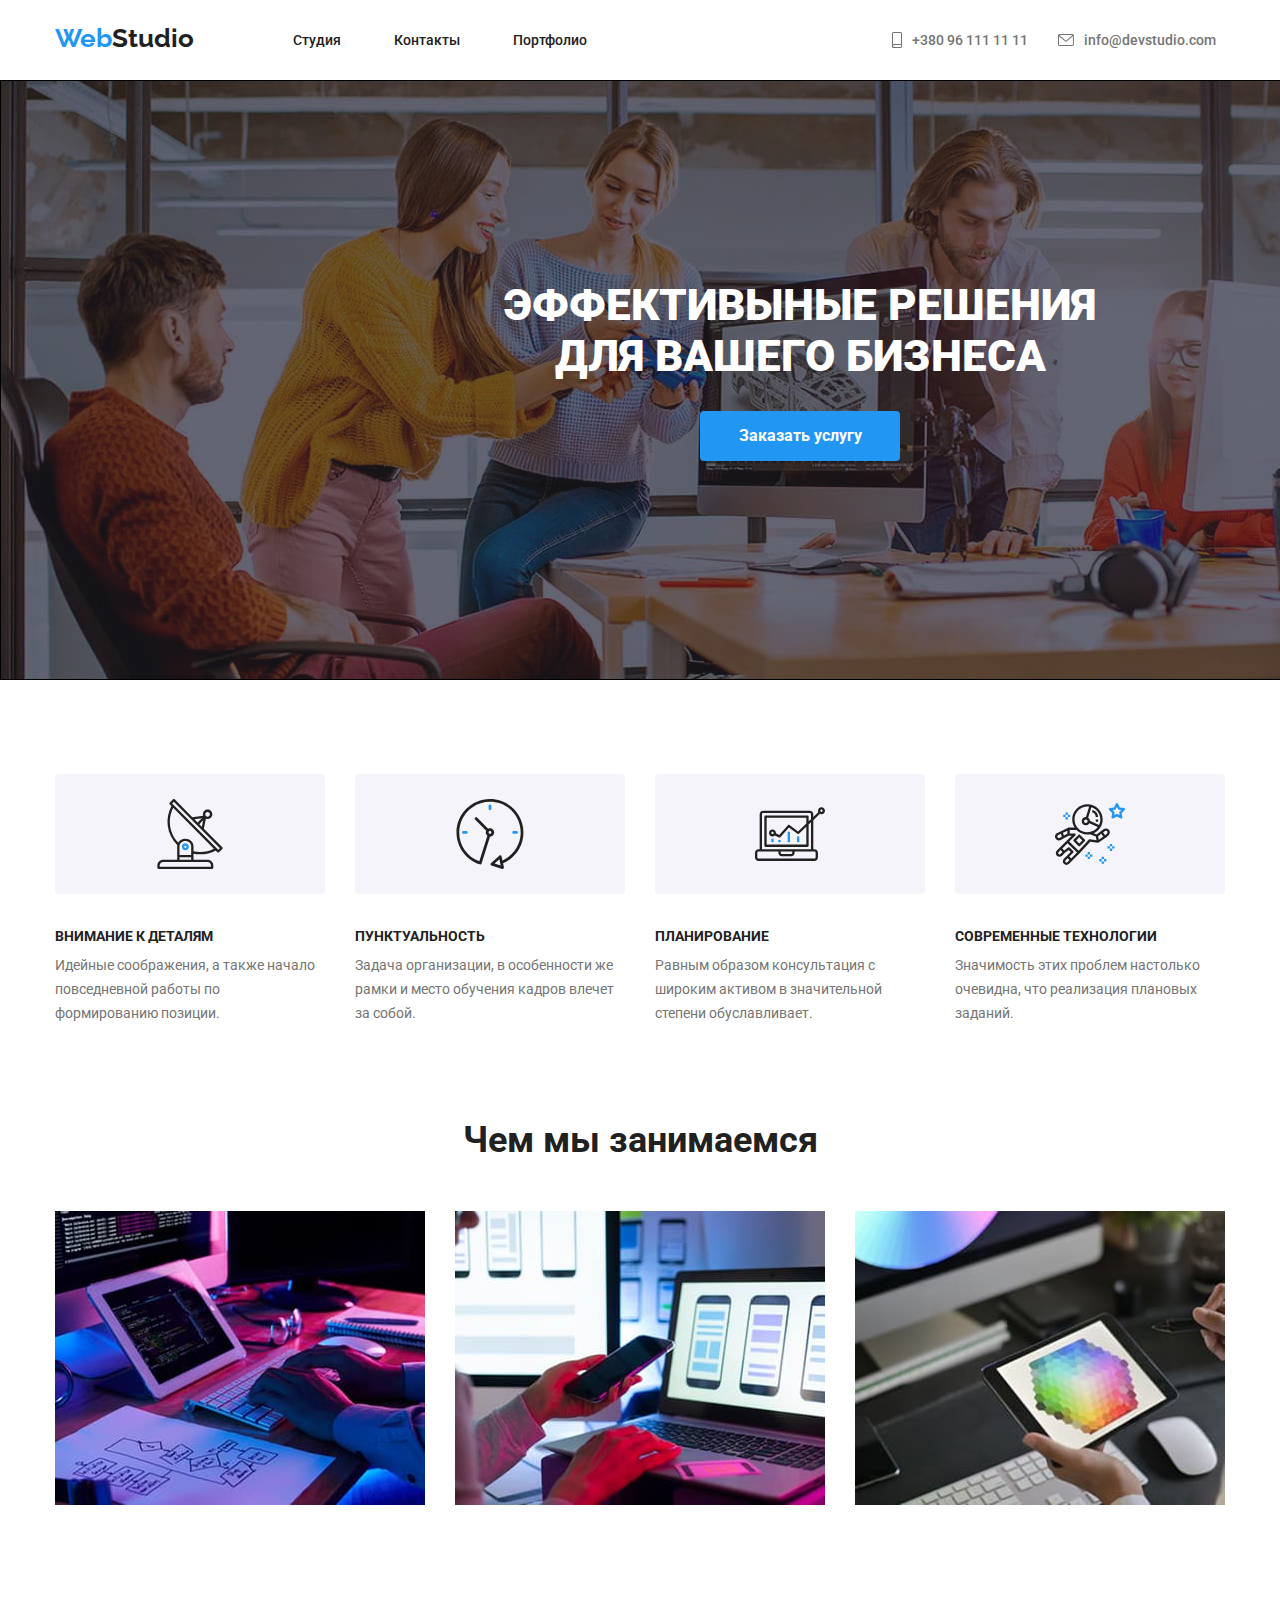
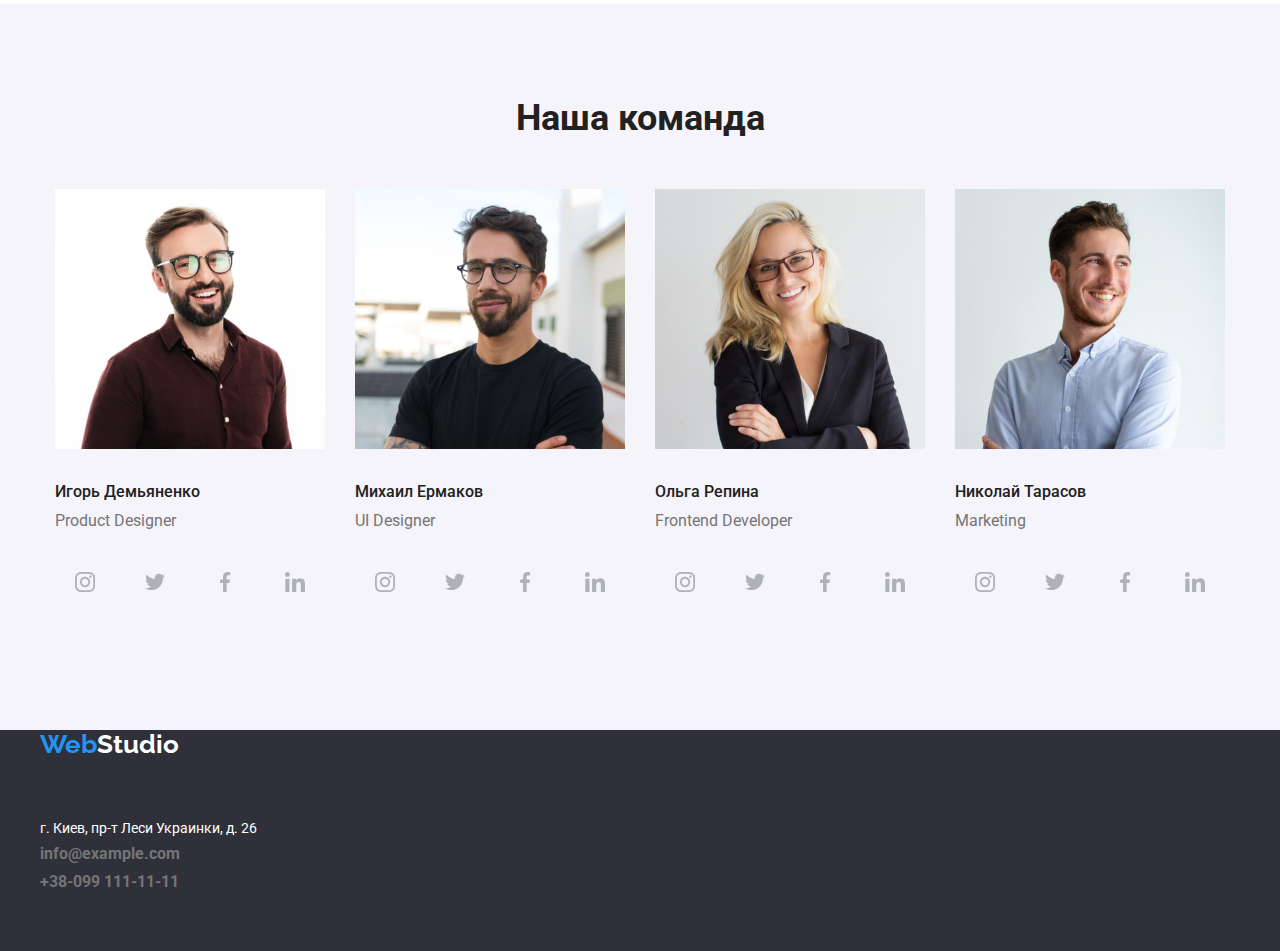
<file: index.html>
<!DOCTYPE html>
<html lang="en">
  <head>
    <meta charset="UTF-8" />
    <meta name="viewport" content="width=device-width, initial-scale=1.0" />
    <title>WebStudio</title>
    <link rel="stylesheet" href="./css/normalize.css" />
    <link rel="stylesheet" href="./css/styles.css" />
    <link rel="preconnect" href="https://fonts.googleapis.com" />
    <link rel="preconnect" href="https://fonts.gstatic.com" crossorigin />
    <link
      href="https://fonts.googleapis.com/css2?family=Roboto:ital,wght@0,100..900;1,100..900&display=swap"
      rel="stylesheet"
    />
    <link rel="preconnect" href="https://fonts.googleapis.com" />
    <link rel="preconnect" href="https://fonts.gstatic.com" crossorigin />
    <link
      href="https://fonts.googleapis.com/css2?family=Raleway:ital,wght@0,100..900;1,100..900&family=Roboto:ital,wght@0,100..900;1,100..900&display=swap"
      rel="stylesheet"
    />
  </head>
<body class="all-body">
  <header>
    <section class="conteiner">
      <nav>
        <div class="header">
          <a class="main-logo logo" href="index.html">
            Web<span class="studio-up">Studio</span>
          </a>

          <div class="header-navigation">

            <ul class="navigation-link">
              <li class="studio">
                <a href="index.html" target="_blank" rel="noopener noreferrer">
                  Студия
                </a>
              </li>
              <li class="contacts">
                <a href="/" target="_blank" rel="noopener noreferrer">
                  Контакты
                </a>
              </li>
              <li><a href="portfolio.html" target="_blank"> Портфолио </a></li>
            </ul>

          </div>

          <div class="nav-contacts-box">

            <ul class="navigation-contacts">
              <li class="tel-numb">
                <a class="tel-link" href="tel:+3809611111111"> 
                  <svg class="smartphone" >
                    <use href="/images/symbol-defs.svg#icon-smartphone"></use>
                  </svg>
                 <p >+380 96 111 11 11</p>
                </a>
              </li>
              <li class="email">
                <a class="mail" href="mailto:info@devstudio.com">
                   <svg class="envelope" >
                    <use href="/images/symbol-defs.svg#icon-envelope"></use>
                  </svg>
                   <p>info@devstudio.com</p> 
                  </a>
              </li>
            </ul>

          </div>


        </div>
      </nav>
    </section>

    </nav>
  </header>
  <main>
    <section class="hero-block">
      <section class="conteiner">


        <h1 class="page-title">
          Эффективыные решения <br>
          для вашего бизнеса
        </h1>
        <button class="order-button" type="button">Заказать услугу</button>

      </section>
    </section>


    <section class="our-advantage-text">
      <div class="conteiner">
        <ul class="advantage-box">
          <li class="text-advantage">
            <svg>
              <use href="/images/symbol-defs.svg#icon-teleskop"></use>
            </svg>
            <h3 class="advantage-tittle">внимание к деталям</h3>
            <p>
              Идейные соображения, а также начало повседневной работы по формированию позиции.
            </p>
          </li>
          <li class="text-advantage">
            <svg>
              <use href="/images/symbol-defs.svg#icon-watch"></use>
            </svg>
            <h3 class="advantage-tittle">пунктуальность</h3>
            <p>
              Задача организации, в особенности же рамки и место обучения кадров влечет за собой.
            </p>
          </li>
          <li class="text-advantage">
            <svg>
              <use href="/images/symbol-defs.svg#icon-stonks"></use>
            </svg>
            <h3 class="advantage-tittle">планирование</h3>
            <p>
              Равным образом консультация с широким активом в значительной степени обуславливает.
            </p>
          </li>
          <li class="text-advantage">
            <svg>
              <use href="/images/symbol-defs.svg#icon-astronaut"></use>
            </svg>
            <h3 class="advantage-tittle">современные Технологии</h3>
            <p>
              Значимость этих проблем настолько очевидна, что реализация плановых заданий.
            </p>
          </li>
        </ul>
      </div>
    </section>

    <section class="what-we-do-title">
      <div class="conteiner">
        <h2>Чем мы занимаемся</h2>

        <ul class="what-we-do-img">
          <li>
            <img src="images/whatWeDo2.jpg" alt="планшет с палитрой" width="370" />
          </li>
          <li>
            <img src="images/whatWeDo3.jpg" alt="четртижи и код" width="370" />
          </li>
          <li>
            <img src="images/whatWeDo1.jpg" alt="макет программы на смартфонах" width="370" />
          </li>
        </ul>
      </div>
    </section>

    <section class="our-team">
      <div class="conteiner">
        <h2 class="our-team-title">Наша команда</h2>
        <ul class="our-team-list">
          <li>
            <img src="images/worker1.jpg" alt="мужчина в очках с ноутбуком" width="270" height="260" />
            <p class="worker-name">Игорь Демьяненко</p>
            <p class="worker-specialization">Product Designer</p>
            <div >
              <ul class="worker-contacts-link">
                <li>
                  <a class="social-link"  href="https://www.instagram.com/" target="_blank">
                    <svg class="social-svg">
                      <use href="/images/symbol-defs.svg#icon-inst">
                      </use>
                    </svg>
                  </a>
                </li>
                <li>
                  <a class="social-link" href="https://x.com/" target="_blank">
                    <svg class="social-svg">
                      <use href="/images/symbol-defs.svg#icon-twitter"></use>
                    </svg>
                  </a>
                </li>
                <li>
                  <a class="social-link" href="https://www.facebook.com/" target="_blank">
                    <svg class="social-svg">
                      <use href="/images/symbol-defs.svg#icon-facebook"></use>
                    </svg>
                  </a>
                </li>
                <li>
                  <a class="social-link" href="https://ru.linkedin.com/" target="_blank">
                    <svg class="social-svg">
                      <use href="/images/symbol-defs.svg#icon-in"></use>
                    </svg>
                  </a>
                </li>
              </ul>
            </div>
          </li>
          <li>
            <img src="images/worker2.jpg" alt="мужчина в очках" width="270" height="260" />
            <p class="worker-name">Михаил Ермаков</p>
            <p class="worker-specialization">UI Designer</p>
             <div >
              <ul class="worker-contacts-link">
                <li>
                  <a class="social-link"  href="https://www.instagram.com/" target="_blank">
                    <svg class="social-svg">
                      <use href="/images/symbol-defs.svg#icon-inst">
                      </use>
                    </svg>
                  </a>
                </li>
                <li>
                  <a class="social-link" href="https://x.com/" target="_blank">
                    <svg class="social-svg">
                      <use href="/images/symbol-defs.svg#icon-twitter"></use>
                    </svg>
                  </a>
                </li>
                <li>
                  <a class="social-link" href="https://www.facebook.com/" target="_blank">
                    <svg class="social-svg">
                      <use href="/images/symbol-defs.svg#icon-facebook"></use>
                    </svg>
                  </a>
                </li>
                <li>
                  <a class="social-link" href="https://ru.linkedin.com/" target="_blank">
                    <svg class="social-svg">
                      <use href="/images/symbol-defs.svg#icon-in"></use>
                    </svg>
                  </a>
                </li>
              </ul>
            </div>
          </li>
          <li>
            <img src="images/worker3.jpg" alt="женщина в очках" width="270" height="260" />
            <p class="worker-name">Ольга Репина</p>
            <p class="worker-specialization">Frontend Developer</p>
             <div >
              <ul class="worker-contacts-link">
                <li>
                  <a class="social-link"  href="https://www.instagram.com/" target="_blank">
                    <svg class="social-svg">
                      <use href="/images/symbol-defs.svg#icon-inst">
                      </use>
                    </svg>
                  </a>
                </li>
                <li>
                  <a class="social-link" href="https://x.com/" target="_blank">
                    <svg class="social-svg">
                      <use href="/images/symbol-defs.svg#icon-twitter"></use>
                    </svg>
                  </a>
                </li>
                <li>
                  <a class="social-link" href="https://www.facebook.com/" target="_blank">
                    <svg class="social-svg">
                      <use href="/images/symbol-defs.svg#icon-facebook"></use>
                    </svg>
                  </a>
                </li>
                <li>
                  <a class="social-link" href="https://ru.linkedin.com/" target="_blank">
                    <svg class="social-svg">
                      <use href="/images/symbol-defs.svg#icon-in"></use>
                    </svg>
                  </a>
                </li>
              </ul>
            </div>
          </li>
          <li>
            <img src="images/worker4.jpg" alt="мужчина улыбается" width="270" height="260" />
            <p class="worker-name">Николай Тарасов</p>
            <p class="worker-specialization">Marketing</p>
             <div >
              <ul class="worker-contacts-link">
                <li>
                  <a class="social-link"  href="https://www.instagram.com/" target="_blank">
                    <svg class="social-svg">
                      <use href="/images/symbol-defs.svg#icon-inst">
                      </use>
                    </svg>
                  </a>
                </li>
                <li>
                  <a class="social-link" href="https://x.com/" target="_blank">
                    <svg class="social-svg">
                      <use href="/images/symbol-defs.svg#icon-twitter"></use>
                    </svg>
                  </a>
                </li>
                <li>
                  <a class="social-link" href="https://www.facebook.com/" target="_blank">
                    <svg class="social-svg">
                      <use href="/images/symbol-defs.svg#icon-facebook"></use>
                    </svg>
                  </a>
                </li>
                <li>
                  <a class="social-link" href="https://ru.linkedin.com/" target="_blank">
                    <svg class="social-svg">
                      <use href="/images/symbol-defs.svg#icon-in"></use>
                    </svg>
                  </a>
                </li>
              </ul>
            </div>
          </li>
        </ul>
      </div>
    </section>

  </main>

  <footer class="down-block">
    <section class="footer-list">
      <div class="conteiner">

        <a class="main-logo-f logo" href="index.html">
          Web<span class="studio-down">Studio</span>
        </a>

        <div class="down-contacts">
          <address class="footer-address">
            г. Киев, пр-т Леси Украинки, д. 26
          </address>

          <a class="footer-contacts" href="mailto:info@example.com">
            info@example.com
          </a>
          <a class="footer-contacts" href="tel:+380991111111">
            +38-099 111-11-11
          </a>
        </div>
      </div>
    </section>
  </footer>
</body>

</html>
</file>
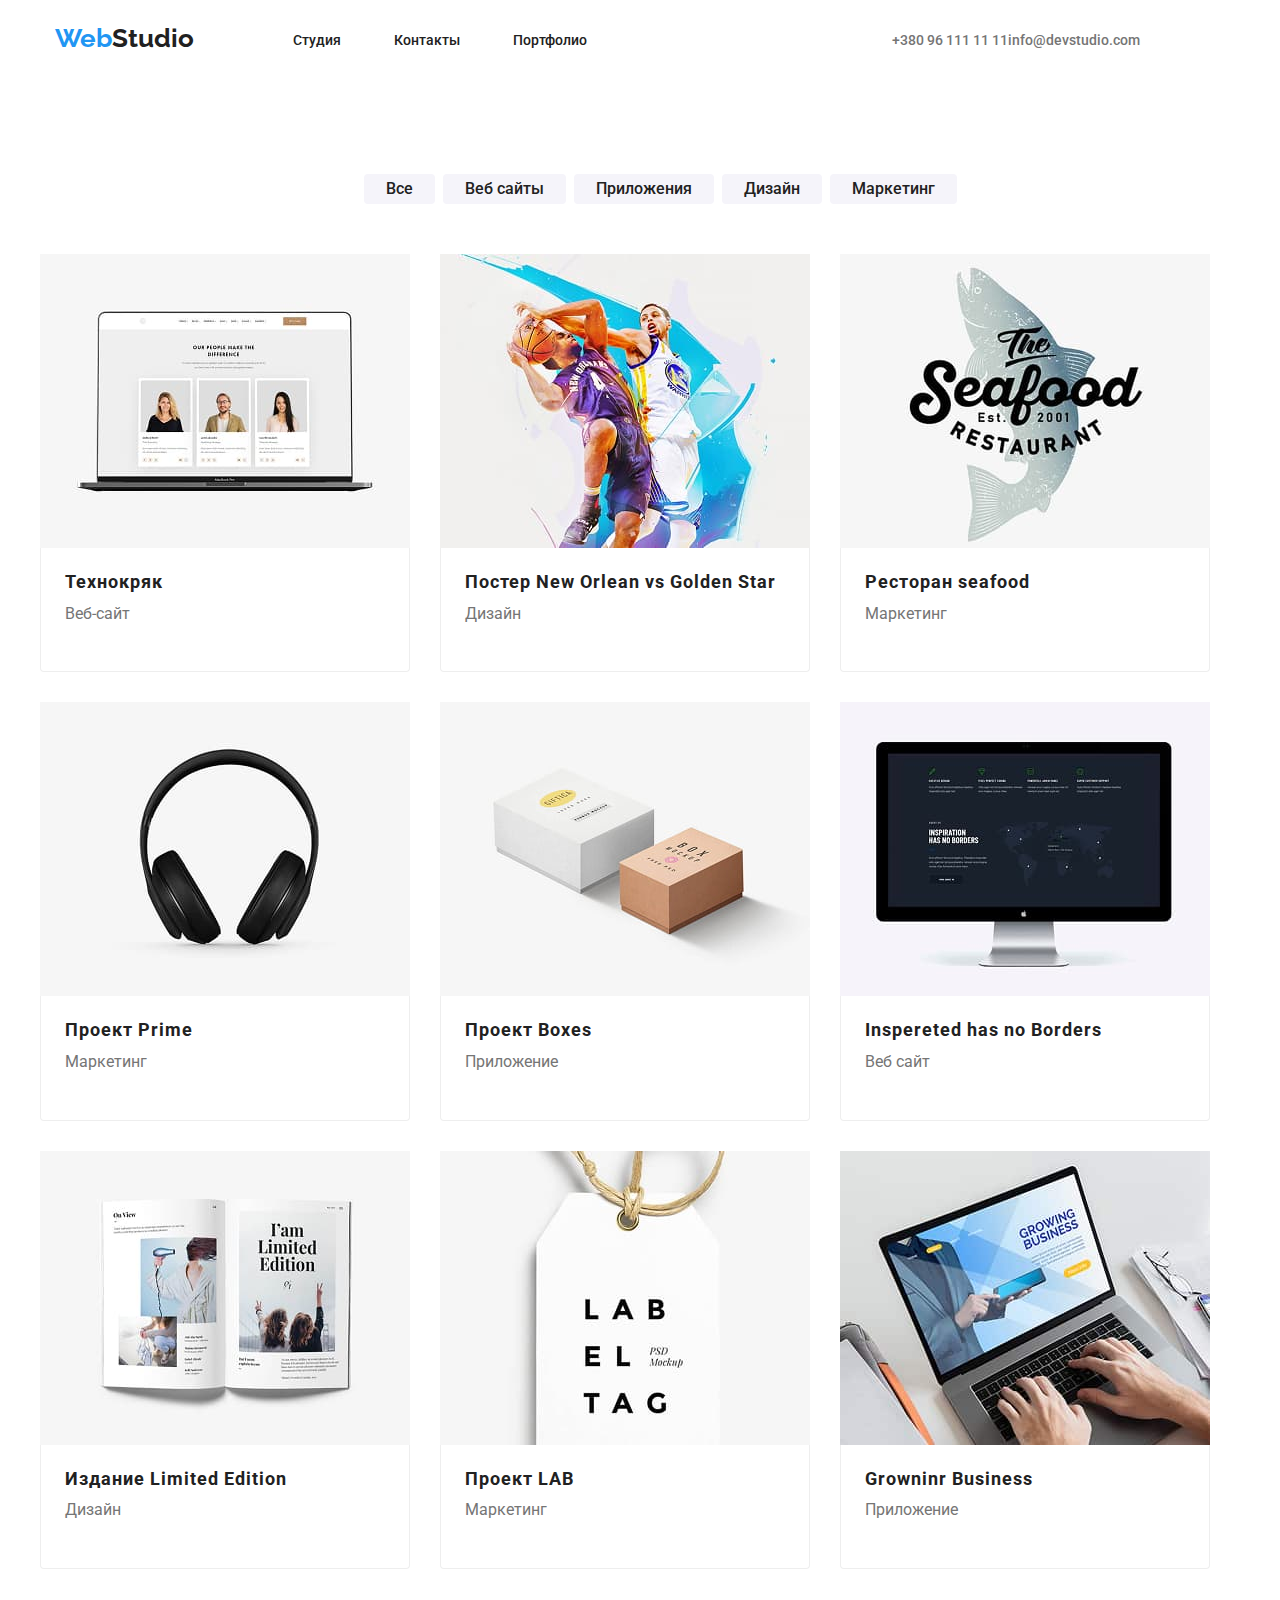
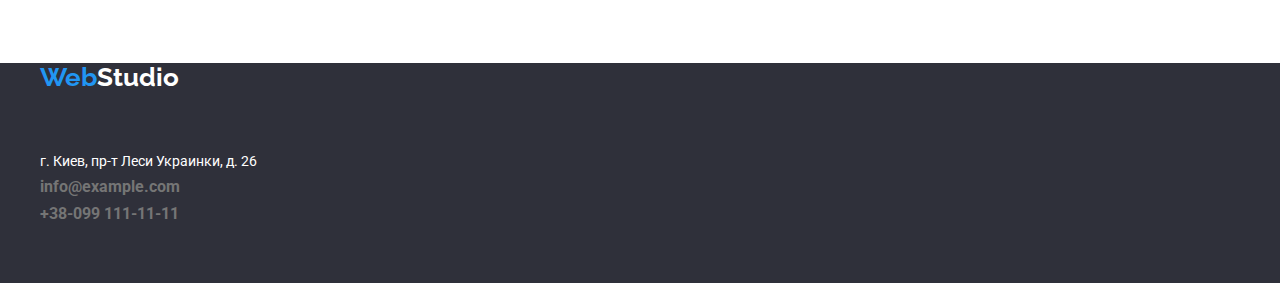
<file: portfolio.html>
<!DOCTYPE html>
<html lang="en">
  <head>
    <meta charset="UTF-8" />
    <meta name="viewport" content="width=device-width, initial-scale=1.0" />
    <title>Portfolio</title>
    <link rel="stylesheet" href="./css/normalize.css" />
    <link rel="stylesheet" href="./css/styles.css" />
    <link rel="preconnect" href="https://fonts.googleapis.com" />
    <link rel="preconnect" href="https://fonts.gstatic.com" crossorigin />
    <link
      href="https://fonts.googleapis.com/css2?family=Roboto:ital,wght@0,100..900;1,100..900&display=swap"
      rel="stylesheet"
    />
    <link rel="preconnect" href="https://fonts.googleapis.com" />
    <link rel="preconnect" href="https://fonts.gstatic.com" crossorigin />
    <link
      href="https://fonts.googleapis.com/css2?family=Raleway:ital,wght@0,100..900;1,100..900&family=Roboto:ital,wght@0,100..900;1,100..900&display=swap"
      rel="stylesheet"
    />
  </head>

  <body class="all-body">
   <header>
    <section class="conteiner">
      <nav>
        <div class="header">
          <a class="main-logo logo" href="index.html">
            Web<span class="studio-up">Studio</span>
          </a>

          <div class="header-navigation">

            <ul class="navigation-link">
              <li class="studio">
                <a href="index.html" target="_blank" rel="noopener noreferrer">
                  Студия
                </a>
              </li>
              <li class="contacts">
                <a href="/" target="_blank" rel="noopener noreferrer">
                  Контакты
                </a>
              </li>
              <li><a href="portfolio.html" target="_blank"> Портфолио </a></li>
            </ul>

          </div>


          <div class="nav-contacts-box">

            <ul class="navigation-contacts">
              <li class="tel-numb"><a href="tel:+3809611111111"> +380 96 111 11 11 </a></li>
              <li class="email">
                <a href="mailto:info@devstudio.com"> info@devstudio.com </a>
              </li>
            </ul>

          </div>


        </div>
        </nav>
    </section>

      
    </header>
    <main>
      <section class="portfolio-img-box">
      <div class="conteiner">
      

      <ul class="filter-button-list">
        <li><button class="filter-button" type="button">Все</button></li>
        <li><button class="filter-button" type="button">Веб сайты</button></li>
        <li><button class="filter-button" type="button">Приложения</button></li>
        <li><button class="filter-button" type="button">Дизайн</button></li>
        <li><button class="filter-button" type="button">Маркетинг</button></li>
      </ul>

      


      <ul class="our-project-list">
        <li>
          <img class="portfolio-img" src="images/tehnocr.jpg" alt="ноутбук" width="370" height="294" />
          <div class="project-list-text">
          <p class="project-name">Технокряк</p>
          <p class="project-specialization">Веб-сайт</p>
          </div>
        </li>
      
        <li>
          <img class="portfolio-img" src="images/poster.jpg" alt="два баскетболиста" width="370" height="294" />
          <div class="project-list-text">
          <p class="project-name">Постер New Orlean vs Golden Star</p>
          <p class="project-specialization">Дизайн</p>
          </div>
        </li>
      
        <li>
          <img class="portfolio-img" src="images/seafood.jpg" alt="рыба в тексте" width="370" height="294" />
          <div class="project-list-text">
          <p class="project-name">Ресторан seafood</p>
          <p class="project-specialization">Маркетинг</p>
          </div>
        </li>


        
        <li>
          <img class="portfolio-img" src="images/prime.jpg" alt="наушники" width="370" height="294" />
          <div class="project-list-text">
          <p class="project-name">Проект Prime</p>
          <p class="project-specialization">Маркетинг</p>
          </div>
        </li>
      
        <li>
          <img class="portfolio-img" src="images/boxes.jpg" alt="коробки" width="370" height="294" />
          <div class="project-list-text">
          <p class="project-name">Проект Boxes</p>
          <p class="project-specialization">Приложение</p>
          </div>
        </li>
      
      
        <li>
          <img class="portfolio-img" src="images/no-borders.jpg" alt="монитор" width="370" height="294" />
          <div class="project-list-text">
          <p class="project-name">Inspereted has no Borders</p>
          <p class="project-specialization">Веб сайт</p>
          </div>
        </li>
      
        <li>
          <img class="portfolio-img" src="images/limited-edition.jpg" alt="журнал" width="370" height="294" />
          <div class="project-list-text">
          <p class="project-name">Издание Limited Edition</p>
          <p class="project-specialization">Дизайн</p>
          </div>
        </li>
      
        <li>
          <img class="portfolio-img" src="images/tag.jpg" alt="бирка" width="370" height="294" />
          <div class="project-list-text">
          <p class="project-name">Проект LAB</p>
          <p class="project-specialization">Маркетинг</p>
          </div>
        </li>
      
        <li>
          <img class="portfolio-img" src="images/growning-business.jpg" alt="ноутбук с человеком" width="370" height="294" />
          <div class="project-list-text">
          <p class="project-name">Growninr Business</p>
          <p class="project-specialization">Приложение</p>
          </div>
        </li>
      </ul>
            </div>
      </section>
      </main>

      <footer class="down-block">
        <section class="footer-list">
          <div class="conteiner">
            <a class="main-logo-f logo" href="index.html">
              Web<span class="studio-down">Studio</span>
            </a>
    
            <div class="down-contacts">
              <address class="footer-address">
                г. Киев, пр-т Леси Украинки, д. 26
              </address>
    
              <a class="footer-contacts" href="mailto:info@example.com">
                info@example.com
              </a>
              <a class="footer-contacts" href="tel:+380991111111">
                +38-099 111-11-11
              </a>
            </div>
          </div>
        </section>
      </footer>
      </body>
    
      </html>
</file>
<file: css/styles.css>
/* сброс стилей */
*,
*::before,
*::after {
  box-sizing: border-box;
}

body,
h1,
h2,
h3,
h4,
p,
ul[class],
ol[class],
li,
figure,
figcaption,
blockquote,
dl,
dd {
  margin: 0;
}

ul[class],
ol[class] {
  list-style: none;
}

/* root  */
:root {
  --brand-color: #2196f3;
  --brand-black: #212121;
  --brand-grey: #757575;
  --main-font-weight: 700;
  --dark-background: #2f303a;
}

.up-block {
  border-bottom-width: 1px;
  border-bottom-color:rgba(236, 236, 236, 1);
  border-bottom-style: solid;

}

.conteiner {
  width: 1200px;
  margin: 0 auto;
  
}

/* задаем шрифт , цвет и размер всему тексту */
.all-body {
  font-family: Roboto, Arial, Helvetica, sans-serif;
  font-weight: var(--main-font-weight);
  color: var(--brand-black);
}

.all-body ul {
  list-style-type: none;
}

/* убираем декорацию при посещении */
.all-body a:visited {
  text-decoration: none;
  color: none;
}

/* убираем декорацию для всех ссылок */
.all-body a {
  text-decoration: none;
}

/* Задаём размер заголовка "чем мы занимаемся" */
.all-body h2 {
  font-size: 36px;
  text-align: center;
}

/* задаем размер заголовков "наши приемущества"  */
.all-body h3 {
  font-size: 14px;
}

/* Логотип  */
/* задает логотипу шрифт и размер */
.main-logo {
    width: 160px;
  padding-left: 15px;
  margin-top: 24px;
  margin-right: 93px;
  margin-bottom: 25px;
  font-family: Raleway, Arial, Helvetica, sans-serif;
  font-weight: var(--main-font-weight);
  font-size: 26px;
  color: var(--brand-color);
}


.main-logo-f {
  font-family: Raleway, Arial, Helvetica, sans-serif;
  font-weight: var(--main-font-weight);
  font-size: 26px;
  color: var(--brand-color);
}
/* Цвет "WEB" */
.logo {
  color: #2196f3;
}
/* цвет "STUDIO" вверху */
.studio-up {
  color: var(--brand-black);
}

/* цвет "STUDIO" внизу */
.studio-down {
  color: white;
}

/* Стили header */

/* задаёт стиль текста в навигации */
.header {
   display: flex;
  height: 80px;
  font-size: 14px;
  font-weight: 500;
  color: var(--brand-black);
}

.header-navigation {
  margin-top: 32px;
  margin-bottom: 32px;
}

.nav-contacts-box {
  margin-top: 32px;
  margin-bottom: 32px;
  margin-left: 305px;
}

.tel-link{
  display:flex;
  align-items: center;
}

.smartphone {
  height: 16px;
  width: 10px;
  margin-right: 10px;
}
.smartphone:hover {
  stroke: var(--brand-color);

}

.mail {
  display: flex;
  align-items: center;
}

.envelope {
 width: 16px;
 height: 12px;
 margin-left: 30px;
 margin-right: 10px;
}

.envelope:hover {
  stroke: var(--brand-color);
}


.advantage-box svg {
  width: 270px;
  height: 120px;
  margin-bottom: 30px;
}





/* Стиль ссылок  в навигации ПЕРЕНЕСТИ */
.navigation-link a {
  color: var(--brand-black);
  text-decoration: none;
}
.navigation-link {
  display: flex;
 width: 294px;
 justify-content: space-between;
 padding: 0px;
}

.navigation-link a:hover {
  color: var(--brand-color);
}
.navigation-link a:focus {
  color: var(--brand-color);
}

/* стиль контактов в навигации */

.nav-contacts-box {
  display:flex;
 
}

.navigation-contacts {
  display: flex;
  padding: 0%;
 
}

.navigation-contacts a {
  color: var(--brand-grey);
  text-decoration: none;
}
.navigation-contacts a:hover {
  color: var(--brand-color);
}
.navigation-contacts a:focus {
  color: var(--brand-color);
}





/* блок героя */
.hero-block {
  background-image: url(/images/Img\ Overlay.png) , url(/images/Img-backgrownd1.jpg);
  background-color: var(--dark-background);
  height: 600px;
  width: 1600px;
  margin: 0% auto;
  background-position: center;
 
}

/*  стиль кнопки "заказать услугу" */
.order-button {
  background-color: var(--brand-color);
  width: 200px;
  height: 50px;
  border-radius: 4px;
  font-size: 16px;
  font-weight: 700;
  color: white;
  cursor: pointer;
  margin-left: 500px;
  margin-top: 30px;
  border: 0;
}

/* Титульный текст */
.page-title {
  text-align: center;
  font-size: 44px;
  font-weight: 900;
  text-transform: uppercase;
  padding-top: 200px;
  color: white;
}

.advantage-tittle {
  text-transform: uppercase;
  padding-bottom: 10px;
  font-weight: 700;
}

.advantage-box li {
  width: 270px;

}

.our-advantage-text  {
  margin-top: 94px;
}

.text-advantage p {
  font-weight: 400 ;

}

.advantage-box {
  display: flex;
  gap: 30px;
  text-align: left;
  align-items: baseline;
  padding-left: 15px;
  padding-right: 15px;
  padding-bottom: 0%;

}


/* стиль основного и секиции "чем мы занимаемся"  текста  */
.our-advantage-text p {
  font-size: 14px;
  font-weight: 400;
  color: #757575;
  line-height: 1.7 ;
}

.what-we-do-title {
margin-top: 94px;
margin-bottom: 94px;
}

.what-we-do-img {
  display: flex;
  gap: 30px;
  padding-top: 50px;
  padding-left: 15px;
}



/* Фон секции "наша команда" */
.our-team {
  background-color: #f5f4fa;
}

/* размер текста "наша команда" */
.our-team-title {
  font-size: 36px;
  padding-top: 94px;
  padding-bottom: 50px;
}



/* Задаёт стиль именам людей и именам проектов */
.worker-name  {
  font-size: 16px;
  font-weight: 500;
}

.project-name {
  font-size: 18px;
  font-weight: 700;
  letter-spacing: 1px;
}

/* задаёт стиль специализациям работников и специализациям проектов  */
.worker-specialization,
.project-specialization {
  font-size: 16px;
  font-weight: 400;
  color: var(--brand-grey);
}

.our-team-list {
  display: flex;
  padding-left: 15px;
  padding-right: 15px;
  padding-bottom: 94px;
  gap: 30px;
  
}



.worker-card{
  background-color: white;
  display: flex;
  flex-direction: column;
  align-items: center;
  border-radius: 4px;
  box-shadow:
   0px 1px 3px 0px rgb(0, 0, 0 , 0.12),
   0px 1px 1px 0px rgb(0, 0, 0 , 0.14),
   0px 2px 1px 0px rgb(0, 0, 0 , 0.20);

}






.worker-name {
  padding-top: 30px;
  padding-bottom: 10px;
} 


.worker-specialization {
  margin-bottom: 30px;
}

.project-specialization {
  padding-top: 12px;
  padding-bottom: 24px;
}


.worker-contacts-link {
  display: flex;
  justify-content: space-around;
  gap: 10px;
  padding: 0%;
  padding-bottom: 32px;
  

}

.social-svg {
  height: 44px;
  width: 44px;
}



.social-link {
  display: flex;
  align-items: center;
  justify-content: center;
  border-radius: 50%;
  fill:rgba(175, 177, 184, 1);
}

.social-link:hover, .social-link:focus {
background-color: var(--brand-color);
}

.social-link:hover .social-svg,
.social-link:focus .social-svg {
fill: #f5f4fa;
}

.title-our-client{
  margin-top: 94px;
  margin-bottom: 50px;
}


.our-client {
  display: flex;
  padding: 0%;
  justify-content: space-around;
  gap: 10px;
  padding-bottom: 94px;
}



.our-client-svg {
  height: 90px;
  width: 170px;
  fill:rgba(175, 177, 184, 1);;
  border: 20px 63px ;
  border-style: solid;
  border-width: 1px;
  border-color: rgba(175, 177, 184, 1);
  border-radius: 4px;
  
}

.our-client-svg:hover,
.our-client-svg:focus {
  fill: #2196f3;
  border-color: #2196f3;
}





/* задаёт стиль адресу в футере */

.down-contacts {
  display: flex;
  flex-direction: column;
  margin-top: 60px;
  gap: 9px;
  padding-bottom: 60px;

}

.footer-address {
  font-size: 14px;
  font-weight: 400;
  font-style: normal;
  color: white;
}



/* задаёт стиль контактам в футере */

.down-block {
  background-color: var(--dark-background);
  
}

.footer-contacts {
  text-decoration: none;
  color: var(--brand-grey);
}

.footer-contacts:hover {
  color: var(--brand-color);
}

.footer-contacts:focus {
  color: var(--brand-color);
}


.footer-contacts-block {
  display: flex;
}

.footer-contacts-link {
  margin-left: 70px;
  margin-top: 72px;
}

.footer-title {
  font-weight: 700;
  color: #f5f4fa;
  text-transform: uppercase;
  padding-left: 10px;
  padding-bottom: 20px;
}


.social-link-stydio {
  display: flex;
  align-items: center;
  justify-content: center;
  border-radius: 50%;
  background-color: rgba(175,	177 ,	184, 0.1);
  fill: white;
}

.social-link-stydio:hover,
.social-link-stydio:focus {
  background-color: var(--brand-color);
}






/* стили партфолио */


.filter-button {
  font-family: Roboto, Arial, Helvetica, sans-serif;
  background-color: white;
  font-size: 16px;
  font-weight: 500;
  color: var(--brand-black);
  background-color: rgba(245, 244, 250, 1);
  border-radius: 4px;
  border-width: 0px;
}

.filter-button:hover ,
.filter-button:focus {
  color: white;
  background-color: var(--brand-color);
  cursor: pointer;
  box-shadow:
  0px 2px 2px 0px rgb(0, 0, 0 , 0.12),
   0px 1px 2px 0px rgb(0, 0, 0 , 0.08),
   0px 3px 1px 0px rgb(0, 0, 0 , 0.10);
   ;
}

/* .filter-button:active {
  color: white;
  background-color: var(--brand-color);
  cursor: pointer;
} */

.portfolio-img-box {
  margin-top: 94px;
  padding-bottom: 94px;
}


.project-card:hover,
.project-card:focus {
box-shadow:
1px 4px 6px 0px rgb(0, 0, 0 , 0.16),
   0px 4px 4px 0px rgb(0, 0, 0 , 0.06),
   0px 1px 1px 0px rgb(0, 0, 0 , 0.12); 
;

}

.portfolio-img {
  display: block;
}



.filter-button-list {
  display: flex;
  margin-bottom: 50px;
  justify-content: center;
  gap: 8px;
  padding-bottom: 50px;
}

.filter-button {
  padding: 6px 22px 6px 22px;
}


.our-project-list {
  display: flex;
  flex-wrap: wrap;
  padding-left: 0%;
  gap: 30px;
  

}


.project-list-text {
  padding-left: 24px;
  padding-top: 24px;

  border-left-style:solid ;
  border-left-color:rgba(238, 238, 238, 1) ;
  border-left-width: 1px;

  border-right-style:solid ;
  border-right-color:rgba(238, 238, 238, 1) ;
  border-right-width: 1px;

  border-bottom-style:solid ;
  border-bottom-color:rgba(238, 238, 238, 1) ;
  border-bottom-width: 1.6px;
  border-bottom-left-radius: 4px;
  border-bottom-right-radius: 4px;
  
  padding-bottom: 24px;

}
</file>
